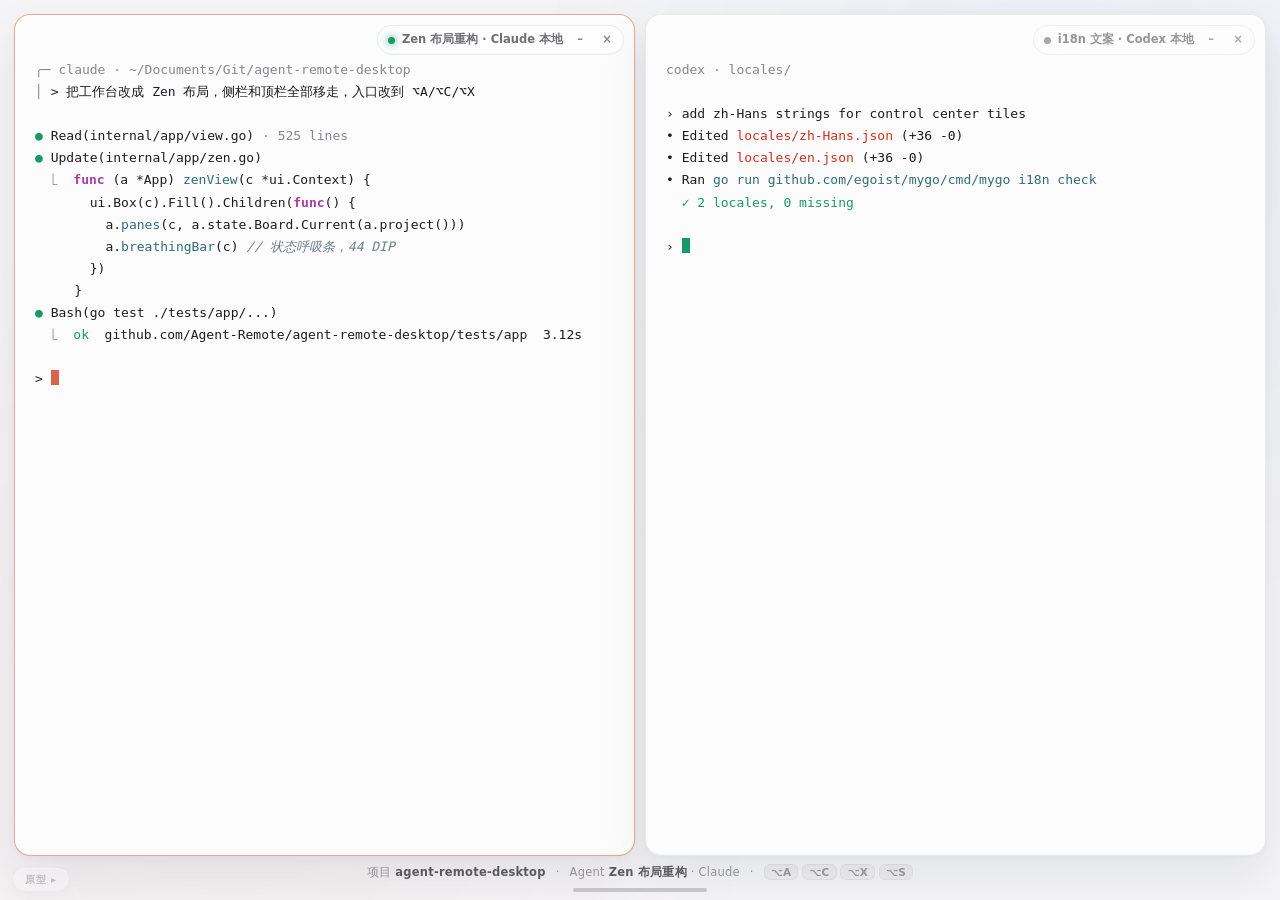
<file: docs/agent-remote-desktop-design-spec/prototype-v4/index.html>
<!DOCTYPE html>
<html lang="zh-CN" data-theme="light">
<head>
<meta charset="UTF-8">
<meta name="viewport" content="width=device-width, initial-scale=1.0">
<title>Agent Remote Desktop — 重构高保真原型 v4</title>
<!-- v4 = prototype-v3 tokens + real desktop features + apple-design spring physics.
     Open this file directly; no network or build step. Spec: ../../agent-remote-desktop-redesign.zh-CN.md -->
<link rel="stylesheet" href="tokens.css">
<link rel="stylesheet" href="base.css">
<link rel="stylesheet" href="overlays.css">
<link rel="stylesheet" href="sheets.css">
</head>
<body>
  <div class="ambient" aria-hidden="true">
    <span class="sparkle s1">✦</span><span class="sparkle s2">✧</span><span class="sparkle s3">⋆</span><span class="sparkle s4">✦</span>
  </div>

  <!-- ===== Layer 0: Zen workspace ===== -->
  <main class="workspace" id="workspace">
    <div class="panes" id="panes"></div>
    <footer class="zen-bar" id="zen-bar" title="点击或上拉打开控制中心 (⌥S)">
      <div class="zen-context" id="zen-context"></div>
      <div class="home-indicator"></div>
    </footer>
  </main>

  <!-- ===== Layer 1.1: Agents dock (⌥A) ===== -->
  <section class="layer" id="layer-agents" aria-label="项目 Agent">
    <div class="scrim" data-dismiss></div>
    <div class="dock" id="dock">
      <div class="dock-header" id="dock-header"></div>
      <div class="cards-row" id="cards"></div>
      <div class="grabber-hit" id="dock-grab"><div class="grabber"></div></div>
    </div>
  </section>

  <!-- ===== Layer 1.2: Create Agent wheel (⌥C) ===== -->
  <section class="layer" id="layer-create" aria-label="新建 Agent">
    <div class="radial-stage" data-dismiss>
      <div class="wheel" id="wheel-create">
        <div class="orbit" style="width:248px;height:248px"></div>
        <svg class="wheel-svg" viewBox="0 0 490 490"></svg>
        <div class="hud" id="hud-create"></div>
      </div>
    </div>
  </section>

  <!-- ===== Layer 2: Project wheel (⌥X) ===== -->
  <section class="layer" id="layer-projects" aria-label="切换项目">
    <div class="radial-stage" data-dismiss>
      <div class="wheel" id="wheel-projects">
        <div class="orbit" style="width:272px;height:272px"></div>
        <svg class="wheel-svg" viewBox="0 0 490 490"></svg>
        <div class="hud large" id="hud-projects"></div>
      </div>
      <div class="results" id="results" hidden></div>
    </div>
  </section>

  <!-- ===== Control Center (⌥S) ===== -->
  <section class="layer" id="layer-cc" aria-label="控制中心">
    <div class="scrim" id="cc-scrim" data-dismiss></div>
    <div class="cc" id="cc" role="dialog" aria-modal="true">
      <div class="cc-grab" id="cc-grab"><i></i></div>
      <div class="cc-head" id="cc-head"></div>
      <div class="cc-viewport">
        <div class="cc-page" id="cc-grid"></div>
        <div class="cc-page" id="cc-detail"></div>
      </div>
    </div>
  </section>

  <!-- ===== Confirm dialog ===== -->
  <section class="layer" id="layer-confirm" style="z-index:200">
    <div class="scrim" id="confirm-scrim"></div>
    <div class="dialog-stage"><div class="dialog" id="dialog" role="alertdialog" aria-modal="true"></div></div>
  </section>

  <div class="toast" id="toast" role="status"></div>
  <div class="theme-veil" id="veil"></div>

  <!-- ===== Prototype-only controls (not product UI) ===== -->
  <nav class="proto top-left" id="proto">
    <span class="tag">原型 ▸</span>
    <button data-go="zen">0 Zen (Esc)</button>
    <button data-go="agents">1.1 Agent ⌥A</button>
    <button data-go="create">1.2 新建 ⌥C</button>
    <button data-go="projects">2 项目 ⌥X</button>
    <button data-go="more">2·更多</button>
    <button data-go="cc">控制中心 ⌥S</button>
    <span class="tag">|</span>
    <button data-theme-set="light">☀</button><button data-theme-set="dark">☾</button><button data-theme-set="kawaii">✦</button>
    <label><input type="checkbox" id="rm"> 减弱动效</label>
    <label><input type="checkbox" id="rt"> 降低透明度</label>
  </nav>

<script src="physics.js"></script>
<script src="data.js"></script>
<script src="wheel.js"></script>
<script src="views.js"></script>
<script src="views-cc.js"></script>
<script src="app.js"></script>
</body>
</html>
</file>
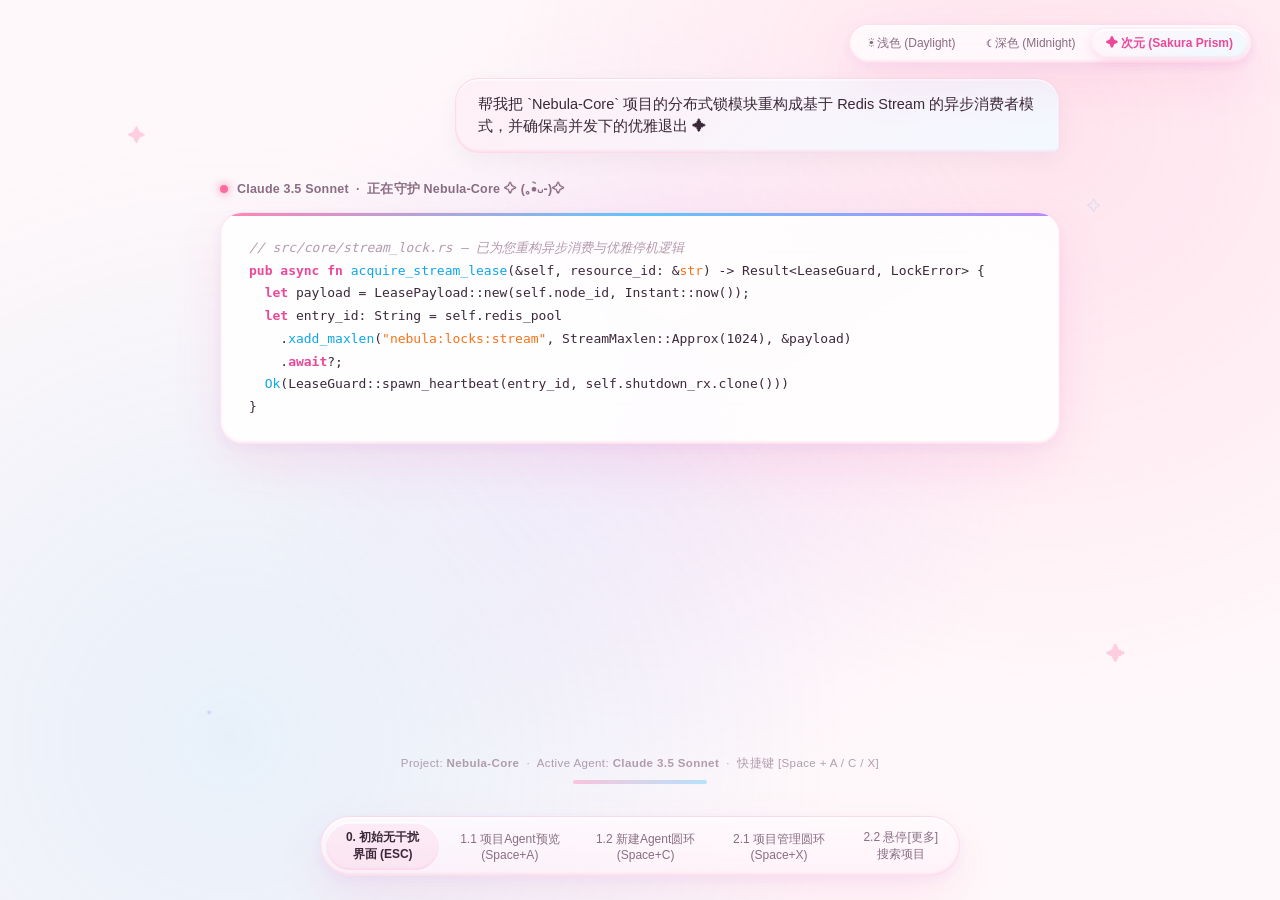
<file: docs/agent-remote-desktop-design-spec/prototype-v3.html>
<!DOCTYPE html>
<html lang="zh-CN" data-theme="kawaii">
<head>
<meta charset="UTF-8">
<meta name="viewport" content="width=device-width, initial-scale=1.0">
<title>Agent OS — Apple HIG 浅色 / 深色 / 次元 三态视觉设计稿</title>
<style>
  /* ================= 1. APPLE HIG 浅色模式 (Daylight Ceramic) ================= */
  :root[data-theme="light"] {
    --bg-canvas: #F5F5F7;
    --bg-mesh-1: rgba(0, 113, 227, 0.045);
    --bg-mesh-2: rgba(217, 101, 72, 0.04);
    --bg-mesh-3: transparent;
    
    --text-primary: #1D1D1F;
    --text-secondary: #6E6E73;
    --text-tertiary: #86868B;

    --glass-dock: rgba(255, 255, 255, 0.72);
    --glass-card: rgba(255, 255, 255, 0.65);
    --glass-card-hover: rgba(255, 255, 255, 0.92);
    --glass-hud: linear-gradient(155deg, rgba(255, 255, 255, 0.92) 0%, rgba(246, 246, 249, 0.85) 100%);
    
    --sector-fill: rgba(255, 255, 255, 0.68);
    --sector-fill-hover: rgba(255, 255, 255, 0.96);
    --sector-stroke: rgba(0, 0, 0, 0.08);
    --sector-stroke-hover: rgba(0, 0, 0, 0.18);
    --wheel-shadow: drop-shadow(0 28px 60px rgba(15, 23, 42, 0.12)) drop-shadow(0 4px 12px rgba(15, 23, 42, 0.06));

    --border-hairline: rgba(0, 0, 0, 0.075);
    --specular-inset: inset 0 1px 0.5px rgba(255, 255, 255, 1), inset 0 -1px 1px rgba(0, 0, 0, 0.03);
    --shadow-elevated: 0 20px 50px rgba(15, 23, 42, 0.08), 0 2px 8px rgba(15, 23, 42, 0.04);

    --code-bg: rgba(255, 255, 255, 0.85);
    --code-preview-bg: rgba(242, 242, 247, 0.8);
    --msg-user-bg: #FFFFFF;
    --pill-bg: rgba(0, 0, 0, 0.045);
    --backdrop-vignette: radial-gradient(circle at center, rgba(245, 245, 247, 0.35) 0%, rgba(229, 229, 234, 0.78) 100%);

    --syn-kw: #AD3DA4;
    --syn-fn: #326D74;
    --syn-str: #D12F1B;
    --syn-cmt: #707F8D;

    --accent-claude: #D96548;
    --accent-codex: #179A66;
    --accent-gemini: #0066CC;
    --accent-custom: #7839EE;
    --kawaii-deco-opacity: 0;
  }

  /* ================= 2. APPLE HIG 深色模式 (Space Black Titanium) ================= */
  :root[data-theme="dark"] {
    --bg-canvas: #09090B;
    --bg-mesh-1: rgba(56, 152, 255, 0.055);
    --bg-mesh-2: rgba(232, 130, 103, 0.045);
    --bg-mesh-3: transparent;

    --text-primary: #F5F5F7;
    --text-secondary: #A1A1A6;
    --text-tertiary: #6E6E73;

    --glass-dock: rgba(22, 22, 26, 0.68);
    --glass-card: rgba(32, 32, 37, 0.58);
    --glass-card-hover: rgba(46, 46, 54, 0.78);
    --glass-hud: linear-gradient(155deg, rgba(38, 39, 46, 0.84) 0%, rgba(20, 20, 25, 0.90) 100%);

    --sector-fill: rgba(30, 31, 37, 0.62);
    --sector-fill-hover: rgba(52, 54, 65, 0.85);
    --sector-stroke: rgba(255, 255, 255, 0.14);
    --sector-stroke-hover: rgba(255, 255, 255, 0.48);
    --wheel-shadow: drop-shadow(0 30px 70px rgba(0, 0, 0, 0.85)) drop-shadow(0 4px 16px rgba(0, 0, 0, 0.5));

    --border-hairline: rgba(255, 255, 255, 0.11);
    --specular-inset: inset 0 1px 0.5px rgba(255, 255, 255, 0.28), inset 0 -1px 2px rgba(0, 0, 0, 0.55);
    --shadow-elevated: 0 24px 60px rgba(0, 0, 0, 0.65), 0 4px 12px rgba(0, 0, 0, 0.4);

    --code-bg: rgba(16, 16, 20, 0.88);
    --code-preview-bg: rgba(9, 9, 12, 0.65);
    --msg-user-bg: rgba(255, 255, 255, 0.06);
    --pill-bg: rgba(255, 255, 255, 0.08);
    --backdrop-vignette: radial-gradient(circle at center, rgba(15, 16, 22, 0.45) 0%, rgba(4, 4, 6, 0.86) 100%);

    --syn-kw: #FF7AB2;
    --syn-fn: #6BDFFF;
    --syn-str: #FF8170;
    --syn-cmt: #7F8C98;

    --accent-claude: #E88267;
    --accent-codex: #34D399;
    --accent-gemini: #47A1FF;
    --accent-custom: #B06BF9;
    --kawaii-deco-opacity: 0;
  }

  /* ================= 3. APPLE × 二次元高定模式 (Sakura Prism / 樱花虹彩亚克力) ================= */
  :root[data-theme="kawaii"] {
    --bg-canvas: #FFF8FA;
    --bg-mesh-1: rgba(255, 120, 175, 0.16);
    --bg-mesh-2: rgba(96, 197, 255, 0.15);
    --bg-mesh-3: rgba(184, 136, 255, 0.13);

    --text-primary: #3B2838;
    --text-secondary: #8A6D83;
    --text-tertiary: #B599AE;

    --glass-dock: linear-gradient(180deg, rgba(255, 250, 253, 0.82) 0%, rgba(255, 240, 247, 0.68) 100%);
    --glass-card: rgba(255, 255, 255, 0.72);
    --glass-card-hover: rgba(255, 255, 255, 0.95);
    --glass-hud: linear-gradient(145deg, rgba(255, 255, 255, 0.95) 0%, rgba(255, 240, 248, 0.88) 55%, rgba(240, 249, 255, 0.90) 100%);

    --sector-fill: rgba(255, 255, 255, 0.74);
    --sector-fill-hover: rgba(255, 255, 255, 0.98);
    --sector-stroke: rgba(255, 145, 190, 0.32);
    --sector-stroke-hover: rgba(255, 105, 165, 0.75);
    --wheel-shadow: drop-shadow(0 26px 55px rgba(236, 72, 153, 0.16)) drop-shadow(0 6px 18px rgba(96, 165, 250, 0.12));

    --border-hairline: rgba(255, 140, 185, 0.24);
    --specular-inset: inset 0 1.5px 1px rgba(255, 255, 255, 1), inset 0 -1.5px 2px rgba(255, 140, 185, 0.18);
    --shadow-elevated: 0 20px 50px rgba(236, 72, 153, 0.11), 0 4px 14px rgba(139, 92, 246, 0.06);

    --code-bg: rgba(255, 255, 255, 0.88);
    --code-preview-bg: rgba(255, 242, 248, 0.75);
    --msg-user-bg: linear-gradient(135deg, #FFF0F6 0%, #F3F8FF 100%);
    --pill-bg: rgba(255, 120, 175, 0.10);
    --backdrop-vignette: radial-gradient(circle at center, rgba(255, 248, 250, 0.3) 0%, rgba(255, 228, 240, 0.72) 100%);

    --syn-kw: #EC4899;
    --syn-fn: #0EA5E9;
    --syn-str: #F97316;
    --syn-cmt: #B599AE;

    --accent-claude: #FF6B9E;
    --accent-codex: #10B981;
    --accent-gemini: #38BDF8;
    --accent-custom: #A855F7;
    --kawaii-deco-opacity: 1;
  }

  * { box-sizing: border-box; margin: 0; padding: 0; user-select: none; -webkit-font-smoothing: antialiased; }
  
  body {
    background-color: var(--bg-canvas);
    color: var(--text-primary);
    font-family: -apple-system, BlinkMacSystemFont, "SF Pro Rounded", "SF Pro Display", "Hiragino Sans", "PingFang SC", sans-serif;
    height: 100vh;
    overflow: hidden;
    position: relative;
    transition: background-color 0.45s cubic-bezier(0.22, 1, 0.36, 1), color 0.3s ease;
  }

  /* ================= 二次元模式专属：极简背景星芒微粒与全息星轨装饰 ================= */
  .kawaii-ambient-sparkles {
    position: fixed;
    inset: 0;
    pointer-events: none;
    opacity: var(--kawaii-deco-opacity);
    transition: opacity 0.5s ease;
    z-index: 1;
    overflow: hidden;
  }
  .sparkle {
    position: absolute;
    color: var(--accent-claude);
    opacity: 0.35;
    font-size: 16px;
    animation: floatSparkle 6s infinite ease-in-out;
  }
  .sparkle.s1 { top: 14%; left: 10%; font-size: 18px; color: #FF85B3; animation-delay: 0s; }
  .sparkle.s2 { top: 22%; right: 14%; font-size: 14px; color: #60C5FF; animation-delay: 1.5s; }
  .sparkle.s3 { bottom: 20%; left: 16%; font-size: 15px; color: #B888FF; animation-delay: 3s; }
  .sparkle.s4 { bottom: 26%; right: 12%; font-size: 20px; color: #FF85B3; animation-delay: 2s; }
  @keyframes floatSparkle {
    0%, 100% { transform: translateY(0) scale(1) rotate(0deg); opacity: 0.25; }
    50% { transform: translateY(-10px) scale(1.15) rotate(12deg); opacity: 0.55; }
  }

  /* ================= 右上角：Apple 三态主题切换器 ================= */
  .theme-toggle-bar {
    position: fixed;
    top: 24px;
    right: 28px;
    z-index: 10000;
    display: flex;
    gap: 2px;
    background: var(--glass-card);
    backdrop-filter: blur(35px) saturate(200%);
    -webkit-backdrop-filter: blur(35px) saturate(200%);
    padding: 4px;
    border-radius: 999px;
    border: 1px solid var(--border-hairline);
    box-shadow: var(--specular-inset), var(--shadow-elevated);
    transition: all 0.3s ease;
  }
  .theme-btn {
    border: none;
    background: transparent;
    color: var(--text-secondary);
    font-size: 12px;
    font-weight: 500;
    padding: 6px 14px;
    border-radius: 999px;
    cursor: pointer;
    display: flex;
    align-items: center;
    gap: 5px;
    transition: all 0.25s cubic-bezier(0.2, 0.8, 0.2, 1);
  }
  .theme-btn:hover { color: var(--text-primary); }
  .theme-btn.active {
    background: var(--bg-canvas);
    color: var(--text-primary);
    font-weight: 600;
    box-shadow: 0 2px 10px rgba(0,0,0,0.08), var(--specular-inset);
  }
  :root[data-theme="kawaii"] .theme-btn.active {
    background: linear-gradient(135deg, #FFF5F9 0%, #F0F9FF 100%);
    color: #EC4899;
    box-shadow: 0 3px 12px rgba(236, 72, 153, 0.18), var(--specular-inset);
  }

  /* ================= 底部：交互状态演示导览栏 ================= */
  .prototype-switcher {
    position: fixed;
    bottom: 24px;
    left: 50%;
    transform: translateX(-50%);
    z-index: 9999;
    display: flex;
    gap: 6px;
    background: var(--glass-dock);
    backdrop-filter: blur(40px) saturate(200%);
    -webkit-backdrop-filter: blur(40px) saturate(200%);
    padding: 5px;
    border-radius: 999px;
    border: 1px solid var(--border-hairline);
    box-shadow: var(--specular-inset), var(--shadow-elevated);
  }
  .prototype-switcher button {
    background: transparent;
    border: none;
    color: var(--text-secondary);
    padding: 7px 15px;
    border-radius: 999px;
    font-size: 12px;
    font-weight: 500;
    cursor: pointer;
    transition: all 0.25s cubic-bezier(0.2, 0.8, 0.2, 1);
  }
  .prototype-switcher button:hover { color: var(--text-primary); }
  .prototype-switcher button.active {
    background: var(--pill-bg);
    color: var(--text-primary);
    box-shadow: var(--specular-inset);
    font-weight: 600;
  }

  /* ================= 状态 0: 全屏无干扰工作区 (Zen Workspace) ================= */
  .workspace {
    width: 100vw;
    height: 100vh;
    padding: 6vh 12vw;
    display: flex;
    flex-direction: column;
    justify-content: space-between;
    position: relative;
    z-index: 2;
    transition: transform 0.55s cubic-bezier(0.19, 1, 0.22, 1), filter 0.55s cubic-bezier(0.19, 1, 0.22, 1);
    background: 
      radial-gradient(circle at 82% 14%, var(--bg-mesh-1), transparent 45%),
      radial-gradient(circle at 18% 82%, var(--bg-mesh-2), transparent 48%),
      radial-gradient(circle at 50% 45%, var(--bg-mesh-3), transparent 50%);
  }
  .workspace.scaled-down {
    transform: scale(0.935) translateY(36px);
    filter: blur(18px) saturate(140%);
    opacity: 0.75;
  }
  .workspace.blurred {
    transform: scale(0.965);
    filter: blur(30px) saturate(160%);
    opacity: 0.65;
  }

  .code-stream {
    max-width: 840px;
    margin: 24px auto 0;
    width: 100%;
    display: flex;
    flex-direction: column;
    gap: 28px;
  }
  .msg-user {
    align-self: flex-end;
    background: var(--msg-user-bg);
    border: 1px solid var(--border-hairline);
    box-shadow: var(--specular-inset), 0 8px 24px rgba(0, 0, 0, 0.04);
    padding: 14px 22px;
    border-radius: 24px 24px 6px 24px;
    font-size: 14.5px;
    line-height: 1.55;
    color: var(--text-primary);
    max-width: 72%;
  }
  .msg-agent {
    display: flex;
    flex-direction: column;
    gap: 14px;
  }
  .agent-header {
    display: flex;
    align-items: center;
    gap: 9px;
    font-size: 12.5px;
    font-weight: 600;
    color: var(--text-secondary);
    letter-spacing: 0.2px;
  }
  .dot-claude {
    width: 8px; height: 8px; border-radius: 50%;
    background: var(--accent-claude);
    box-shadow: 0 0 10px var(--accent-claude);
  }
  
  .code-box {
    background: var(--code-bg);
    backdrop-filter: blur(25px);
    border: 1px solid var(--border-hairline);
    box-shadow: var(--specular-inset), var(--shadow-elevated);
    border-radius: 22px;
    padding: 24px 28px;
    font-family: "SF Mono", "JetBrains Mono", Menlo, monospace;
    font-size: 13px;
    line-height: 1.75;
    color: var(--text-primary);
    position: relative;
    overflow: hidden;
  }
  .code-box::before {
    content: "";
    position: absolute;
    top: 0; left: 0; right: 0;
    height: 3px;
    background: linear-gradient(90deg, #FF85B3, #60C5FF, #B888FF);
    opacity: var(--kawaii-deco-opacity);
    transition: opacity 0.3s;
  }

  .kw { color: var(--syn-kw); font-weight: 600; }
  .fn { color: var(--syn-fn); font-weight: 500; }
  .str { color: var(--syn-str); }
  .cmt { color: var(--syn-cmt); font-style: italic; }

  .zen-footer {
    text-align: center;
    padding-bottom: 62px;
    opacity: 0.65;
    transition: opacity 0.3s;
  }
  .zen-footer:hover { opacity: 1; }
  .zen-context { font-size: 11.5px; letter-spacing: 0.4px; color: var(--text-secondary); margin-bottom: 9px; }
  .home-indicator {
    width: 134px; height: 4.5px;
    background: var(--text-tertiary);
    opacity: 0.4;
    border-radius: 99px;
    margin: 0 auto;
  }
  :root[data-theme="kawaii"] .home-indicator {
    background: linear-gradient(90deg, #FF85B3, #60C5FF);
    opacity: 0.65;
  }

  /* ================= 通用空间玻璃遮罩层 ================= */
  .overlay-layer {
    position: fixed;
    inset: 0;
    pointer-events: none;
    opacity: 0;
    transition: opacity 0.35s cubic-bezier(0.22, 1, 0.36, 1);
    z-index: 100;
  }
  .overlay-layer.active {
    pointer-events: auto;
    opacity: 1;
  }

  /* ================= 状态 1.1: 顶部多 Agent 预览抽屉 (Space + A) ================= */
  .top-mission-dock {
    position: absolute;
    top: 0;
    left: 0;
    right: 0;
    height: 320px;
    background: var(--glass-dock);
    backdrop-filter: blur(60px) saturate(220%);
    -webkit-backdrop-filter: blur(60px) saturate(220%);
    border-bottom: 1px solid var(--border-hairline);
    box-shadow: var(--specular-inset), var(--shadow-elevated);
    transform: translateY(-102%);
    transition: transform 0.5s cubic-bezier(0.19, 1, 0.22, 1);
    display: flex;
    flex-direction: column;
    justify-content: center;
    padding: 12px 7vw 0;
  }
  .overlay-layer.active .top-mission-dock {
    transform: translateY(0);
  }
  .dock-header {
    display: flex;
    justify-content: space-between;
    align-items: center;
    margin-bottom: 18px;
    font-size: 12px;
    font-weight: 600;
    letter-spacing: 0.4px;
    color: var(--text-secondary);
    max-width: 1020px;
  }
  .agent-cards-row {
    display: flex;
    gap: 22px;
    align-items: center;
    max-width: 1020px;
  }
  .agent-card {
    flex: 1;
    height: 188px;
    background: var(--glass-card);
    backdrop-filter: blur(40px);
    border-radius: 22px;
    border: 1px solid var(--border-hairline);
    box-shadow: var(--specular-inset), var(--shadow-elevated);
    padding: 16px 18px;
    display: flex;
    flex-direction: column;
    justify-content: space-between;
    cursor: pointer;
    transition: all 0.32s cubic-bezier(0.34, 1.56, 0.64, 1);
    position: relative;
  }
  .agent-card:hover, .agent-card.active-card {
    transform: translateY(-7px) scale(1.03);
    background: var(--glass-card-hover);
    border-color: var(--sector-stroke-hover);
  }
  .agent-card:active {
    transform: translateY(-2px) scale(0.98);
  }
  .card-top {
    display: flex;
    justify-content: space-between;
    align-items: center;
    font-size: 13px;
    font-weight: 600;
    color: var(--text-primary);
  }
  .status-pill {
    font-size: 11px;
    font-weight: 600;
    color: var(--text-secondary);
    padding: 3px 10px;
    border-radius: 99px;
    background: var(--pill-bg);
    border: 1px solid var(--border-hairline);
    display: flex;
    align-items: center;
    gap: 6px;
  }
  .pulse {
    width: 6.5px; height: 6.5px; border-radius: 50%;
    background: var(--accent-codex);
    box-shadow: 0 0 8px var(--accent-codex);
  }
  .pulse.thinking {
    background: var(--accent-claude);
    box-shadow: 0 0 10px var(--accent-claude);
    animation: blink 1.2s infinite ease-in-out;
  }
  @keyframes blink { 0%, 100% { opacity: 1; } 50% { opacity: 0.3; } }

  .card-preview {
    background: var(--code-preview-bg);
    border-radius: 14px;
    height: 92px;
    padding: 10px 12px;
    font-family: "SF Mono", monospace;
    font-size: 10.5px;
    color: var(--text-secondary);
    border: 1px solid var(--border-hairline);
    overflow: hidden;
    line-height: 1.55;
  }
  .card-footer {
    font-size: 11px;
    color: var(--text-tertiary);
    display: flex;
    justify-content: space-between;
    font-weight: 500;
  }

  /* ================= 状态 1.2 & 状态 2: 圆环径向菜单中心容器 ================= */
  .radial-center-stage {
    width: 100vw;
    height: 100vh;
    display: flex;
    align-items: center;
    justify-content: center;
    background: var(--backdrop-vignette);
    backdrop-filter: blur(14px);
  }

  /* 遵循 apple-design Skill: 严禁从 scale(0) 弹出，从 0.92 开始弹簧展开 */
  .radial-wheel {
    position: relative;
    width: 490px;
    height: 490px;
    display: flex;
    align-items: center;
    justify-content: center;
    transform: scale(0.92);
    transition: transform 0.42s cubic-bezier(0.22, 1, 0.36, 1);
  }
  .overlay-layer.active .radial-wheel {
    transform: scale(1);
  }

  /* 二次元模式专属：中心星轨魔法刻度环 (Starlight Orbit Ring) */
  .kawaii-orbit-ring {
    position: absolute;
    width: 248px;
    height: 248px;
    border-radius: 50%;
    border: 1.5px dashed rgba(255, 115, 175, 0.45);
    pointer-events: none;
    opacity: var(--kawaii-deco-opacity);
    animation: spinOrbit 28s linear infinite;
    z-index: 5;
  }
  .kawaii-orbit-ring.large {
    width: 272px;
    height: 272px;
  }
  @keyframes spinOrbit {
    from { transform: rotate(0deg); }
    to { transform: rotate(360deg); }
  }

  /* SVG 镜面玻璃扇区样式 */
  .wheel-svg {
    position: absolute;
    inset: 0;
    width: 100%;
    height: 100%;
    overflow: visible;
    filter: var(--wheel-shadow);
    transition: filter 0.3s ease;
  }
  .sector-path {
    fill: var(--sector-fill);
    stroke: var(--sector-stroke);
    stroke-width: 1.35px;
    cursor: pointer;
    transition: all 0.25s cubic-bezier(0.22, 1, 0.36, 1);
    transform-origin: 245px 245px;
  }
  .sector-path:hover, .sector-path.hovered {
    fill: var(--sector-fill-hover);
    stroke: var(--sector-stroke-hover);
    stroke-width: 1.8px;
    transform: scale(1.038);
  }
  .sector-path:active {
    transform: scale(0.985);
  }
  .sector-claude:hover { stroke: var(--accent-claude); }
  .sector-codex:hover { stroke: var(--accent-codex); }
  .sector-gemini:hover { stroke: var(--accent-gemini); }
  .sector-custom:hover { stroke: var(--accent-custom); }

  /* 扇区文字标签 */
  .wheel-label {
    position: absolute;
    pointer-events: none;
    display: flex;
    flex-direction: column;
    align-items: center;
    gap: 4px;
    text-align: center;
  }
  .wheel-label .title { font-size: 13.5px; font-weight: 600; color: var(--text-primary); letter-spacing: 0.2px; }
  .wheel-label .sub { font-size: 11px; color: var(--text-secondary); font-weight: 500; }
  .wheel-label .badge {
    font-size: 10px;
    font-weight: 600;
    padding: 2px 8px;
    border-radius: 99px;
    background: var(--pill-bg);
    border: 1px solid var(--border-hairline);
    color: var(--text-secondary);
  }

  /* 中心全息详情圆盘 (Apple VisionOS Glass Puck) */
  .center-hud {
    position: relative;
    z-index: 10;
    width: 214px;
    height: 214px;
    border-radius: 50%;
    background: var(--glass-hud);
    backdrop-filter: blur(50px) saturate(210%);
    -webkit-backdrop-filter: blur(50px) saturate(210%);
    border: 1px solid var(--border-hairline);
    box-shadow: var(--specular-inset), var(--shadow-elevated);
    display: flex;
    flex-direction: column;
    align-items: center;
    justify-content: center;
    padding: 24px;
    text-align: center;
    transition: all 0.3s ease;
  }
  .hud-large {
    width: 240px;
    height: 240px;
  }
  .hud-tag {
    font-size: 10px;
    font-weight: 700;
    text-transform: uppercase;
    letter-spacing: 1.2px;
    color: var(--text-tertiary);
    margin-bottom: 6px;
  }
  .hud-title {
    font-size: 18px;
    font-weight: 700;
    color: var(--text-primary);
    margin-bottom: 7px;
    letter-spacing: -0.2px;
  }
  .hud-path {
    font-family: "SF Mono", monospace;
    font-size: 11px;
    color: var(--text-secondary);
    background: var(--pill-bg);
    padding: 4px 10px;
    border-radius: 9px;
    margin-bottom: 10px;
    border: 1px solid var(--border-hairline);
  }
  .hud-meta {
    display: flex;
    gap: 8px;
    font-size: 11px;
    color: var(--text-secondary);
    align-items: center;
  }
  .git-pill {
    background: var(--pill-bg);
    border: 1px solid var(--border-hairline);
    color: var(--accent-claude);
    font-weight: 600;
    padding: 2px 10px;
    border-radius: 99px;
  }

  /* 搜索状态下的中心 HUD */
  .search-input-box {
    width: 100%;
    background: var(--code-preview-bg);
    border: 1px solid var(--border-hairline);
    box-shadow: inset 0 1px 2px rgba(0,0,0,0.04);
    border-radius: 99px;
    padding: 7px 14px;
    color: var(--text-primary);
    font-size: 12px;
    outline: none;
    margin: 6px 0 10px;
    text-align: center;
  }
  .open-folder-btn {
    font-size: 11px;
    font-weight: 600;
    color: var(--text-primary);
    background: var(--pill-bg);
    border: 1px solid var(--border-hairline);
    box-shadow: var(--specular-inset);
    padding: 5px 14px;
    border-radius: 99px;
    cursor: pointer;
    transition: transform 0.15s ease;
  }
  .open-folder-btn:hover { transform: scale(1.05); }
</style>
</head>
<body>

  <!-- 二次元模式专属：极简微光星芒环境层 -->
  <div class="kawaii-ambient-sparkles">
    <span class="sparkle s1">✦</span>
    <span class="sparkle s2">✧</span>
    <span class="sparkle s3">⋆</span>
    <span class="sparkle s4">✦</span>
  </div>

  <!-- ================= 右上角：Apple 浅色 / 深色 / 次元 三态切换开关 ================= -->
  <div class="theme-toggle-bar">
    <button class="theme-btn" id="theme-light" onclick="setTheme('light')">☀ 浅色 (Daylight)</button>
    <button class="theme-btn" id="theme-dark" onclick="setTheme('dark')">☾ 深色 (Midnight)</button>
    <button class="theme-btn active" id="theme-kawaii" onclick="setTheme('kawaii')">✦ 次元 (Sakura Prism)</button>
  </div>

  <!-- ================= 状态 0: 全屏无干扰工作区 (基底) ================= -->
  <main class="workspace" id="workspace">
    <div class="code-stream">
      <div class="msg-user">
        帮我把 `Nebula-Core` 项目的分布式锁模块重构成基于 Redis Stream 的异步消费者模式，并确保高并发下的优雅退出 ✦
      </div>
      <div class="msg-agent">
        <div class="agent-header">
          <span class="dot-claude"></span>
          <span id="agent-greeting">Claude 3.5 Sonnet &nbsp;·&nbsp; 正在守护 Nebula-Core ✧ (｡•̀ᴗ-)✧</span>
        </div>
        <div class="code-box">
          <div class="cmt">// src/core/stream_lock.rs — 已为您重构异步消费与优雅停机逻辑</div>
          <div><span class="kw">pub async fn</span> <span class="fn">acquire_stream_lease</span>(&amp;self, resource_id: &amp;<span class="str">str</span>) -&gt; Result&lt;LeaseGuard, LockError&gt; {</div>
          <div>&nbsp;&nbsp;<span class="kw">let</span> payload = LeasePayload::new(self.node_id, Instant::now());</div>
          <div>&nbsp;&nbsp;<span class="kw">let</span> entry_id: String = self.redis_pool</div>
          <div>&nbsp;&nbsp;&nbsp;&nbsp;.<span class="fn">xadd_maxlen</span>(<span class="str">"nebula:locks:stream"</span>, StreamMaxlen::Approx(1024), &amp;payload)</div>
          <div>&nbsp;&nbsp;&nbsp;&nbsp;.<span class="kw">await</span>?;</div>
          <div>&nbsp;&nbsp;<span class="fn">Ok</span>(LeaseGuard::spawn_heartbeat(entry_id, self.shutdown_rx.clone()))</div>
          <div>}</div>
        </div>
      </div>
    </div>

    <div class="zen-footer">
      <div class="zen-context">Project: <strong>Nebula-Core</strong> &nbsp;·&nbsp; Active Agent: <strong>Claude 3.5 Sonnet</strong> &nbsp;·&nbsp; 快捷键 [Space + A / C / X]</div>
      <div class="home-indicator"></div>
    </div>
  </main>

  <!-- ================= 状态 1.1: 顶部多 Agent 预览抽屉 (Space + A) ================= -->
  <section class="overlay-layer" id="layer-agents">
    <div class="top-mission-dock">
      <div class="dock-header">
        <span>✦ [SPACE + A] &nbsp;PROJECT: <strong>NEBULA-CORE</strong> — 3 ACTIVE AGENTS</span>
        <span>松开 Space + A 或点击卡片即刻切入</span>
      </div>
      <div class="agent-cards-row">
        <div class="agent-card active-card" onclick="switchView('zen')">
          <div class="card-top">
            <span style="color: var(--accent-claude);">✦ Claude 3.5 Sonnet</span>
            <span class="status-pill"><span class="pulse"></span> 待命就绪</span>
          </div>
          <div class="card-preview">
            &gt; refactoring stream_lock.rs<br>
            + pub async fn acquire_stream_lease()<br>
            ✓ All 42 unit tests passed (18ms) ♪
          </div>
          <div class="card-footer">
            <span>Core / Redis Lock</span>
            <span>刚刚活跃</span>
          </div>
        </div>

        <div class="agent-card" onclick="switchView('zen')">
          <div class="card-top">
            <span style="color: var(--accent-codex);">✦ OpenAI Codex</span>
            <span class="status-pill"><span class="pulse thinking"></span> 咏唱生成中...</span>
          </div>
          <div class="card-preview">
            &gt; Generating gRPC protobuf definitions...<br>
            message LeaseRequest {<br>
            &nbsp;&nbsp;string resource_uuid = 1;<br>
            }
          </div>
          <div class="card-footer">
            <span>API / Protobuf</span>
            <span>耗时 4.2s</span>
          </div>
        </div>

        <div class="agent-card" onclick="switchView('zen')">
          <div class="card-top">
            <span style="color: var(--accent-gemini);">✦ Gemini 2.5 Pro</span>
            <span class="status-pill"><span class="pulse"></span> 等待指令</span>
          </div>
          <div class="card-preview">
            ? 允许执行: cargo bench --bench lock<br>
            [Y/n] Waiting for master permission...
          </div>
          <div class="card-footer">
            <span>Benchmark 压测</span>
            <span>3分钟前</span>
          </div>
        </div>
      </div>
    </div>
  </section>

  <!-- ================= 状态 1.2: 新建 Agent 4扇区圆环 (Space + C) ================= -->
  <section class="overlay-layer" id="layer-create">
    <div class="radial-center-stage">
      <div class="radial-wheel" id="wheel-create">
        <div class="kawaii-orbit-ring"></div>
        <svg class="wheel-svg" viewBox="0 0 490 490" id="svg-create"></svg>
        <div class="center-hud" id="hud-create">
          <div class="hud-tag">✦ SPACE + C ✦</div>
          <div class="hud-title" id="create-title">新建 Agent</div>
          <div class="hud-path" id="create-desc">滑动鼠标选择模型契约</div>
          <div class="hud-meta" id="create-meta">当前所属: Nebula-Core</div>
        </div>
      </div>
    </div>
  </section>

  <!-- ================= 状态 2: 项目管理 8扇区圆环 (Space + X) ================= -->
  <section class="overlay-layer" id="layer-projects">
    <div class="radial-center-stage">
      <div class="radial-wheel" id="wheel-projects">
        <div class="kawaii-orbit-ring large"></div>
        <svg class="wheel-svg" viewBox="0 0 490 490" id="svg-projects"></svg>
        <div class="center-hud hud-large" id="hud-projects"></div>
      </div>
    </div>
  </section>

  <!-- 底部演示切换导航栏 -->
  <nav class="prototype-switcher">
    <button class="active" id="btn-zen" onclick="switchView('zen')">0. 初始无干扰界面 (ESC)</button>
    <button id="btn-agents" onclick="switchView('agents')">1.1 项目Agent预览 (Space+A)</button>
    <button id="btn-create" onclick="switchView('create')">1.2 新建Agent圆环 (Space+C)</button>
    <button id="btn-projects" onclick="switchView('projects')">2.1 项目管理圆环 (Space+X)</button>
    <button id="btn-more" onclick="switchView('more')">2.2 悬停[更多]搜索项目</button>
  </nav>

<script>
  // 切换浅色 / 深色 / 次元 三种主题
  function setTheme(theme) {
    document.documentElement.setAttribute('data-theme', theme);
    document.getElementById('theme-light').classList.toggle('active', theme === 'light');
    document.getElementById('theme-dark').classList.toggle('active', theme === 'dark');
    document.getElementById('theme-kawaii').classList.toggle('active', theme === 'kawaii');

    const greeting = document.getElementById('agent-greeting');
    if (theme === 'kawaii') {
      greeting.innerHTML = 'Claude 3.5 Sonnet &nbsp;·&nbsp; 正在守护 Nebula-Core ✧ (｡•̀ᴗ-)✧';
    } else {
      greeting.innerHTML = 'Claude 3.5 Sonnet &nbsp;·&nbsp; 正在守护 Nebula-Core';
    }
  }

  // 极坐标生成高精密环形扇区
  function polarToCartesian(cx, cy, r, angleInDegrees) {
    const angleInRadians = (angleInDegrees - 90) * Math.PI / 180.0;
    return {
      x: cx + (r * Math.cos(angleInRadians)),
      y: cy + (r * Math.sin(angleInRadians))
    };
  }

  function createAnnularSectorPath(cx, cy, rInner, rOuter, startAngle, endAngle) {
    const p1 = polarToCartesian(cx, cy, rOuter, endAngle);
    const p2 = polarToCartesian(cx, cy, rOuter, startAngle);
    const p3 = polarToCartesian(cx, cy, rInner, startAngle);
    const p4 = polarToCartesian(cx, cy, rInner, endAngle);
    const largeArcFlag = endAngle - startAngle <= 180 ? "0" : "1";

    return [
      "M", p1.x, p1.y,
      "A", rOuter, rOuter, 0, largeArcFlag, 0, p2.x, p2.y,
      "L", p3.x, p3.y,
      "A", rInner, rInner, 0, largeArcFlag, 1, p4.x, p4.y,
      "Z"
    ].join(" ");
  }

  // 初始化 Space + C (4扇区创建 Agent 圆环)
  const createModels = [
    { name: "Claude 3.5", sub: "架构与深度编码", cls: "sector-claude", desc: "Anthropic 旗舰 · 200K 上下文", colorVar: "var(--accent-claude)" },
    { name: "Codex", sub: "极速补全与脚本", cls: "sector-codex", desc: "OpenAI o3-mini / Codex 引擎", colorVar: "var(--accent-codex)" },
    { name: "Gemini Pro", sub: "超长上下文分析", cls: "sector-gemini", desc: "Google 2M Token 全库扫描", colorVar: "var(--accent-gemini)" },
    { name: "Local / MCP", sub: "私有与自定义模型", cls: "sector-custom", desc: "Ollama / DeepSeek 本地连接", colorVar: "var(--accent-custom)" }
  ];

  const svgCreate = document.getElementById('svg-create');
  const wheelCreate = document.getElementById('wheel-create');

  createModels.forEach((m, i) => {
    const startAngle = i * 90 - 45 + 2;
    const endAngle = (i + 1) * 90 - 45 - 2;
    const pathData = createAnnularSectorPath(245, 245, 115, 220, startAngle, endAngle);

    const path = document.createElementNS("http://www.w3.org/2000/svg", "path");
    path.setAttribute("d", pathData);
    path.setAttribute("class", `sector-path ${m.cls}`);
    
    path.addEventListener('mouseenter', () => {
      const titleEl = document.getElementById('create-title');
      titleEl.innerText = m.name;
      titleEl.style.color = m.colorVar;
      document.getElementById('create-desc').innerText = m.sub;
      document.getElementById('create-meta').innerText = m.desc;
    });
    path.addEventListener('click', () => switchView('zen'));
    svgCreate.appendChild(path);

    const midAngle = (startAngle + endAngle) / 2;
    const labelPos = polarToCartesian(245, 245, 168, midAngle);
    const label = document.createElement('div');
    label.className = 'wheel-label';
    label.style.left = `${labelPos.x}px`;
    label.style.top = `${labelPos.y}px`;
    label.style.transform = 'translate(-50%, -50%)';
    label.innerHTML = `<span class="title">${m.name}</span><span class="sub">${m.sub}</span>`;
    wheelCreate.appendChild(label);
  });

  // 初始化 Space + X (8扇区项目管理圆环)
  const projectsData = [
    { name: "··· 更多", badge: "Search / Open", isMore: true },
    { name: "Nebula-Core", badge: "🦀 Rust · 3 AI", path: "~/dev/nebula-core", branch: "⎇ feat/redis-lock", lastAgent: "Claude 3.5 Sonnet", lang: "Rust" },
    { name: "Kawaii-UI", badge: "🌸 Vue · 2 AI", path: "~/work/sakura-prism-ui", branch: "⎇ main (clean)", lastAgent: "Codex", lang: "TypeScript" },
    { name: "Quant-Bot", badge: "🐍 Py · 1 AI", path: "~/quant/alpha-engine", branch: "⎇ backtest-v4", lastAgent: "Gemini 2.5 Pro", lang: "Python" },
    { name: "Hyper-Gate", badge: "🐹 Go · 2 AI", path: "~/infra/hyper-gateway", branch: "⎇ fix/rate-limit", lastAgent: "Claude 3.5 Sonnet", lang: "Go" },
    { name: "iOS-Client", badge: "🕊️ Swift · 1 AI", path: "~/mobile/VisionApp", branch: "⎇ spatial-audio", lastAgent: "Claude 3.5 Sonnet", lang: "Swift" },
    { name: "Kernel-Lab", badge: "⚙️ C++ · 0 AI", path: "~/os/kernel-lab", branch: "⎇ master", lastAgent: "无 (点击新建空白态)", lang: "C++" },
    { name: "Docs-Wiki", badge: "📝 MD · 1 AI", path: "~/docs/architecture", branch: "⎇ draft-2026", lastAgent: "Codex", lang: "Markdown" }
  ];

  const svgProjects = document.getElementById('svg-projects');
  const wheelProjects = document.getElementById('wheel-projects');
  const hudProjects = document.getElementById('hud-projects');
  const projectPaths = [];

  function renderProjectHud(proj) {
    if (proj.isMore) {
      hudProjects.innerHTML = `
        <div class="hud-tag">✦ SPACE + X · SPOTLIGHT ✦</div>
        <div class="hud-title" style="font-size:15px;">搜索或打开项目</div>
        <input type="text" class="search-input-box" placeholder="输入项目名或路径..." value="kawaii" />
        <button class="open-folder-btn" onclick="switchView('zen')">+ 打开本地文件夹...</button>
      `;
    } else {
      hudProjects.innerHTML = `
        <div class="hud-tag">✦ ${proj.lang} PROJECT (SPACE+X) ✦</div>
        <div class="hud-title">${proj.name}</div>
        <div class="hud-path">${proj.path}</div>
        <div class="hud-meta" style="margin-bottom:7px;">
          <span class="git-pill">${proj.branch}</span>
        </div>
        <div style="font-size:11px; color:var(--text-tertiary);">上次驻留: <strong style="color:var(--text-primary);">${proj.lastAgent}</strong></div>
      `;
    }
  }

  projectsData.forEach((p, i) => {
    const step = 360 / 8;
    const startAngle = i * step - (step / 2) + 1.5;
    const endAngle = (i + 1) * step - (step / 2) - 1.5;
    const pathData = createAnnularSectorPath(245, 245, 126, 232, startAngle, endAngle);

    const path = document.createElementNS("http://www.w3.org/2000/svg", "path");
    path.setAttribute("d", pathData);
    path.setAttribute("class", "sector-path");
    
    path.addEventListener('mouseenter', () => {
      projectPaths.forEach(el => el.classList.remove('hovered'));
      path.classList.add('hovered');
      renderProjectHud(p);
    });
    path.addEventListener('click', () => {
      if (!p.isMore) switchView('zen');
    });

    svgProjects.appendChild(path);
    projectPaths.push(path);

    const midAngle = (startAngle + endAngle) / 2;
    const labelPos = polarToCartesian(245, 245, 180, midAngle);
    const label = document.createElement('div');
    label.className = 'wheel-label';
    label.style.left = `${labelPos.x}px`;
    label.style.top = `${labelPos.y}px`;
    label.style.transform = 'translate(-50%, -50%)';
    label.innerHTML = `<span class="title" style="font-size:13px;">${p.name}</span><span class="badge">${p.badge}</span>`;
    wheelProjects.appendChild(label);
  });

  // 界面状态切换机
  function switchView(mode) {
    const ws = document.getElementById('workspace');
    const lAgents = document.getElementById('layer-agents');
    const lCreate = document.getElementById('layer-create');
    const lProjects = document.getElementById('layer-projects');

    ws.className = 'workspace';
    lAgents.classList.remove('active');
    lCreate.classList.remove('active');
    lProjects.classList.remove('active');
    document.querySelectorAll('.prototype-switcher button').forEach(b => b.classList.remove('active'));

    if (mode === 'zen') {
      document.getElementById('btn-zen').classList.add('active');
    } else if (mode === 'agents') {
      ws.classList.add('scaled-down');
      lAgents.classList.add('active');
      document.getElementById('btn-agents').classList.add('active');
    } else if (mode === 'create') {
      ws.classList.add('blurred');
      lCreate.classList.add('active');
      document.getElementById('btn-create').classList.add('active');
    } else if (mode === 'projects') {
      ws.classList.add('blurred');
      lProjects.classList.add('active');
      document.getElementById('btn-projects').classList.add('active');
      projectPaths.forEach(el => el.classList.remove('hovered'));
      projectPaths[2].classList.add('hovered'); // 默认高亮 Kawaii-UI 项目
      renderProjectHud(projectsData[2]);
    } else if (mode === 'more') {
      ws.classList.add('blurred');
      lProjects.classList.add('active');
      document.getElementById('btn-more').classList.add('active');
      projectPaths.forEach(el => el.classList.remove('hovered'));
      projectPaths[0].classList.add('hovered');
      renderProjectHud(projectsData[0]);
    }
  }

  // 支持真实键盘快捷键预览: Space+A / Space+C / Space+X (或单按 A / C / X), ESC 返回
  window.addEventListener('keydown', (e) => {
    if (document.activeElement.tagName === 'INPUT') {
      if (e.key === 'Escape') {
        document.activeElement.blur();
        switchView('zen');
      }
      return;
    }
    if (e.key === 'Escape') switchView('zen');
    if (e.key === 'a' || e.key === 'A') switchView('agents');
    if (e.key === 'c' || e.key === 'C') switchView('create');
    if (e.key === 'x' || e.key === 'X') switchView('projects');
  });
</script>
</body>
</html>
</file>
<file: docs/agent-remote-desktop-design-spec/prototype-v4/tokens.css>
/* Agent Remote Desktop — prototype v4 design tokens.
 * §1 copies prototype-v3 verbatim (the optical/colour baseline); do not edit
 * these values without updating prototype-v3 first. §2 adds the tokens v3 did
 * not define (accent, semantic states, solid fallbacks); see the redesign doc §5. */

/* ================= §1 v3 baseline: light (Daylight Ceramic) ================= */
:root[data-theme="light"] {
  --bg-canvas: #F5F5F7;
  --bg-mesh-1: rgba(0, 113, 227, 0.045);
  --bg-mesh-2: rgba(217, 101, 72, 0.04);
  --bg-mesh-3: transparent;
  --text-primary: #1D1D1F;
  --text-secondary: #6E6E73;
  --text-tertiary: #86868B;
  --glass-dock: rgba(255, 255, 255, 0.72);
  --glass-card: rgba(255, 255, 255, 0.65);
  --glass-card-hover: rgba(255, 255, 255, 0.92);
  --glass-hud: linear-gradient(155deg, rgba(255, 255, 255, 0.92) 0%, rgba(246, 246, 249, 0.85) 100%);
  --sector-fill: rgba(255, 255, 255, 0.68);
  --sector-fill-hover: rgba(255, 255, 255, 0.96);
  --sector-stroke: rgba(0, 0, 0, 0.08);
  --sector-stroke-hover: rgba(0, 0, 0, 0.18);
  --wheel-shadow: drop-shadow(0 28px 60px rgba(15, 23, 42, 0.12)) drop-shadow(0 4px 12px rgba(15, 23, 42, 0.06));
  --border-hairline: rgba(0, 0, 0, 0.075);
  --specular-inset: inset 0 1px 0.5px rgba(255, 255, 255, 1), inset 0 -1px 1px rgba(0, 0, 0, 0.03);
  --shadow-elevated: 0 20px 50px rgba(15, 23, 42, 0.08), 0 2px 8px rgba(15, 23, 42, 0.04);
  --code-bg: rgba(255, 255, 255, 0.85);
  --code-preview-bg: rgba(242, 242, 247, 0.8);
  --msg-user-bg: #FFFFFF;
  --pill-bg: rgba(0, 0, 0, 0.045);
  --backdrop-vignette: radial-gradient(circle at center, rgba(245, 245, 247, 0.35) 0%, rgba(229, 229, 234, 0.78) 100%);
  --syn-kw: #AD3DA4;
  --syn-fn: #326D74;
  --syn-str: #D12F1B;
  --syn-cmt: #707F8D;
  --accent-claude: #D96548;
  --accent-codex: #179A66;
  --accent-gemini: #0066CC;
  --accent-custom: #7839EE;
  --kawaii-deco-opacity: 0;
}

/* ================= §1 v3 baseline: dark (Space Black Titanium) ================= */
:root[data-theme="dark"] {
  --bg-canvas: #09090B;
  --bg-mesh-1: rgba(56, 152, 255, 0.055);
  --bg-mesh-2: rgba(232, 130, 103, 0.045);
  --bg-mesh-3: transparent;
  --text-primary: #F5F5F7;
  --text-secondary: #A1A1A6;
  --text-tertiary: #6E6E73;
  --glass-dock: rgba(22, 22, 26, 0.68);
  --glass-card: rgba(32, 32, 37, 0.58);
  --glass-card-hover: rgba(46, 46, 54, 0.78);
  --glass-hud: linear-gradient(155deg, rgba(38, 39, 46, 0.84) 0%, rgba(20, 20, 25, 0.90) 100%);
  --sector-fill: rgba(30, 31, 37, 0.62);
  --sector-fill-hover: rgba(52, 54, 65, 0.85);
  --sector-stroke: rgba(255, 255, 255, 0.14);
  --sector-stroke-hover: rgba(255, 255, 255, 0.48);
  --wheel-shadow: drop-shadow(0 30px 70px rgba(0, 0, 0, 0.85)) drop-shadow(0 4px 16px rgba(0, 0, 0, 0.5));
  --border-hairline: rgba(255, 255, 255, 0.11);
  --specular-inset: inset 0 1px 0.5px rgba(255, 255, 255, 0.28), inset 0 -1px 2px rgba(0, 0, 0, 0.55);
  --shadow-elevated: 0 24px 60px rgba(0, 0, 0, 0.65), 0 4px 12px rgba(0, 0, 0, 0.4);
  --code-bg: rgba(16, 16, 20, 0.88);
  --code-preview-bg: rgba(9, 9, 12, 0.65);
  --msg-user-bg: rgba(255, 255, 255, 0.06);
  --pill-bg: rgba(255, 255, 255, 0.08);
  --backdrop-vignette: radial-gradient(circle at center, rgba(15, 16, 22, 0.45) 0%, rgba(4, 4, 6, 0.86) 100%);
  --syn-kw: #FF7AB2;
  --syn-fn: #6BDFFF;
  --syn-str: #FF8170;
  --syn-cmt: #7F8C98;
  --accent-claude: #E88267;
  --accent-codex: #34D399;
  --accent-gemini: #47A1FF;
  --accent-custom: #B06BF9;
  --kawaii-deco-opacity: 0;
}

/* ================= §1 v3 baseline: kawaii (Sakura Prism) ================= */
:root[data-theme="kawaii"] {
  --bg-canvas: #FFF8FA;
  --bg-mesh-1: rgba(255, 120, 175, 0.16);
  --bg-mesh-2: rgba(96, 197, 255, 0.15);
  --bg-mesh-3: rgba(184, 136, 255, 0.13);
  --text-primary: #3B2838;
  --text-secondary: #8A6D83;
  --text-tertiary: #B599AE;
  --glass-dock: linear-gradient(180deg, rgba(255, 250, 253, 0.82) 0%, rgba(255, 240, 247, 0.68) 100%);
  --glass-card: rgba(255, 255, 255, 0.72);
  --glass-card-hover: rgba(255, 255, 255, 0.95);
  --glass-hud: linear-gradient(145deg, rgba(255, 255, 255, 0.95) 0%, rgba(255, 240, 248, 0.88) 55%, rgba(240, 249, 255, 0.90) 100%);
  --sector-fill: rgba(255, 255, 255, 0.74);
  --sector-fill-hover: rgba(255, 255, 255, 0.98);
  --sector-stroke: rgba(255, 145, 190, 0.32);
  --sector-stroke-hover: rgba(255, 105, 165, 0.75);
  --wheel-shadow: drop-shadow(0 26px 55px rgba(236, 72, 153, 0.16)) drop-shadow(0 6px 18px rgba(96, 165, 250, 0.12));
  --border-hairline: rgba(255, 140, 185, 0.24);
  --specular-inset: inset 0 1.5px 1px rgba(255, 255, 255, 1), inset 0 -1.5px 2px rgba(255, 140, 185, 0.18);
  --shadow-elevated: 0 20px 50px rgba(236, 72, 153, 0.11), 0 4px 14px rgba(139, 92, 246, 0.06);
  --code-bg: rgba(255, 255, 255, 0.88);
  --code-preview-bg: rgba(255, 242, 248, 0.75);
  --msg-user-bg: linear-gradient(135deg, #FFF0F6 0%, #F3F8FF 100%);
  --pill-bg: rgba(255, 120, 175, 0.10);
  --backdrop-vignette: radial-gradient(circle at center, rgba(255, 248, 250, 0.3) 0%, rgba(255, 228, 240, 0.72) 100%);
  --syn-kw: #EC4899;
  --syn-fn: #0EA5E9;
  --syn-str: #F97316;
  --syn-cmt: #B599AE;
  --accent-claude: #FF6B9E;
  --accent-codex: #10B981;
  --accent-gemini: #38BDF8;
  --accent-custom: #A855F7;
  --kawaii-deco-opacity: 1;
}

/* ================= §2 v4 supplements (not in v3; contrast-checked, see doc §5.2) =================
 * --accent: focus rings, borders, glows (non-text, ≥3:1). --accent-fill: primary button fill
 * with --accent-text (≥4.5:1). --accent-ink: accent-coloured text on the canvas (≥4.5:1). */
:root[data-theme="light"] {
  --accent: #0071E3; --accent-fill: #0071E3; --accent-ink: #0066CC; --accent-text: #FFFFFF;
  --danger: #D70015; --danger-fill: #D70015; --warning: #B25000; --success: var(--accent-codex);
  --surface-solid: #FFFFFF; --surface-solid-raised: #F2F2F5;
  --scrim: rgba(15, 23, 42, 0.18);
  --terminal-bg: #FCFCFD;   /* code-bg composited over canvas: opaque, never blurred */
}
:root[data-theme="dark"] {
  --accent: #3898FF; --accent-fill: #0A6CD9; --accent-ink: #3898FF; --accent-text: #FFFFFF;
  --danger: #FF6961; --danger-fill: #C62828; --warning: #FFB340; --success: var(--accent-codex);
  --surface-solid: #1C1C1F; --surface-solid-raised: #26262B;
  --scrim: rgba(0, 0, 0, 0.5);
  --terminal-bg: #0F0F13;
}
:root[data-theme="kawaii"] {
  --accent: #EC4899; --accent-fill: #C81E6F; --accent-ink: #C81E6F; --accent-text: #FFFFFF;
  --danger: #E11D48; --danger-fill: #E11D48; --warning: #C2410C; --success: var(--accent-codex);
  --surface-solid: #FFF4F8; --surface-solid-raised: #FFFFFF;
  --scrim: rgba(120, 40, 90, 0.14);
  --terminal-bg: #FFFDFE;
}
:root {
  /* Tool → accent: the four v3 accents mapped onto the real providers. */
  --tool-claude: var(--accent-claude);
  --tool-codex: var(--accent-codex);
  --tool-fclaude: var(--accent-gemini);
  --tool-advanced: var(--accent-custom);

  --font-ui: -apple-system, BlinkMacSystemFont, "SF Pro Text", "SF Pro Display", "Segoe UI Variable", "Segoe UI", "Hiragino Sans", "PingFang SC", "Microsoft YaHei UI", "Noto Sans CJK SC", system-ui, sans-serif;
  --font-mono: "SF Mono", "JetBrains Mono", "Cascadia Mono", Menlo, Consolas, monospace;

  --r-pill: 999px; --r-sheet: 28px; --r-dialog: 24px; --r-card: 22px;
  --r-pane: 16px; --r-preview: 14px; --r-control: 10px;
}

/* Accessibility fallbacks (apple-design §14): frost becomes solid, borders gain contrast. */
:root[data-transparency="reduced"] {
  --glass-dock: var(--surface-solid);
  --glass-card: var(--surface-solid-raised);
  --glass-card-hover: var(--surface-solid);
  --glass-hud: var(--surface-solid);
  --sector-fill: var(--surface-solid-raised);
  --sector-fill-hover: var(--surface-solid);
}
@media (prefers-contrast: more) {
  :root { --border-hairline: var(--text-secondary); --specular-inset: none; }
}
</file>
<file: docs/agent-remote-desktop-design-spec/prototype-v4/base.css>
/* Layer 0: canvas, Zen workspace, terminal panes, breathing bar, toast.
 * Every transform/opacity/blur that moves is driven by springs in physics.js;
 * CSS transitions are used only for hover colour, never for gesture motion. */
* { box-sizing: border-box; margin: 0; padding: 0; -webkit-font-smoothing: antialiased; }
button, input { font: inherit; color: inherit; }
body {
  background-color: var(--bg-canvas);
  color: var(--text-primary);
  font: 14px/1.5 var(--font-ui);
  height: 100vh; overflow: hidden; position: relative; user-select: none;
}

/* Theme veil: masks the colour swap so dark↔light never jumps in brightness. */
.theme-veil { position: fixed; inset: 0; z-index: 20000; pointer-events: none; opacity: 0; background: var(--bg-canvas); }

/* Kawaii ambient: static sparkles; one twinkle per theme switch (no idle loop). */
.ambient { position: fixed; inset: 0; pointer-events: none; z-index: 1; opacity: var(--kawaii-deco-opacity); }
.sparkle { position: absolute; opacity: .35; }
.sparkle.s1 { top: 14%; left: 10%; font-size: 18px; color: #FF85B3; }
.sparkle.s2 { top: 22%; right: 14%; font-size: 14px; color: #60C5FF; }
.sparkle.s3 { bottom: 20%; left: 16%; font-size: 15px; color: #B888FF; }
.sparkle.s4 { bottom: 26%; right: 12%; font-size: 20px; color: #FF85B3; }

/* ================= Layer 0: Zen workspace ================= */
.workspace {
  position: absolute; inset: 0; z-index: 2;
  display: flex; flex-direction: column;
  padding: 14px 14px 0;
  transform-origin: 50% 40%;
  will-change: transform, filter, opacity;
  background:
    radial-gradient(circle at 82% 14%, var(--bg-mesh-1), transparent 45%),
    radial-gradient(circle at 18% 82%, var(--bg-mesh-2), transparent 48%),
    radial-gradient(circle at 50% 45%, var(--bg-mesh-3), transparent 50%);
}
.panes { flex: 1; min-height: 0; display: flex; gap: 10px; }
.pane {
  flex: 1; min-width: 0; position: relative; overflow: hidden;
  background: var(--terminal-bg);
  border: 1px solid var(--border-hairline);
  border-radius: var(--r-pane);
  box-shadow: var(--specular-inset), var(--shadow-elevated);
  display: flex; flex-direction: column;
}
.pane::before { /* kawaii prism edge, v3 .code-box::before */
  content: ""; position: absolute; top: 0; left: 0; right: 0; height: 3px;
  background: linear-gradient(90deg, #FF85B3, #60C5FF, #B888FF);
  opacity: var(--kawaii-deco-opacity);
}
.pane.focused { border-color: color-mix(in srgb, var(--pane-accent) 55%, transparent); }
.pane-chip {
  position: absolute; top: 10px; right: 10px; z-index: 2;
  display: flex; align-items: center; gap: 7px;
  font-size: 11.5px; font-weight: 600; color: var(--text-secondary);
  padding: 4px 6px 4px 10px; border-radius: var(--r-pill);
  background: var(--glass-card); border: 1px solid var(--border-hairline);
  backdrop-filter: blur(20px) saturate(180%); -webkit-backdrop-filter: blur(20px) saturate(180%);
  box-shadow: var(--specular-inset);
  opacity: .72; transition: opacity .12s ease-out;
}
.pane:hover .pane-chip, .pane.focused .pane-chip { opacity: 1; }
.chip-btn { border: 0; background: transparent; width: 20px; height: 20px; border-radius: 50%; cursor: pointer; color: var(--text-tertiary); }
.chip-btn:hover { background: var(--pill-bg); color: var(--text-primary); }
.term {
  flex: 1; padding: 44px 20px 18px; overflow: hidden; /* top band reserved for the floating chip */
  font: 13px/1.7 var(--font-mono); color: var(--text-primary); white-space: pre;
}
.term .kw { color: var(--syn-kw); font-weight: 600; } .term .fn { color: var(--syn-fn); }
.term .str { color: var(--syn-str); } .term .cmt { color: var(--syn-cmt); font-style: italic; }
.term .ok { color: var(--accent-codex); } .term .dim { color: var(--text-tertiary); }
.term .caret { display: inline-block; width: 8px; height: 15px; vertical-align: -2px; background: var(--pane-accent); }
.pane-empty { flex: 1; display: flex; flex-direction: column; align-items: center; justify-content: center; gap: 14px; text-align: center; }
.pane-empty h2 { font-size: 26px; line-height: 1.15; letter-spacing: -0.02em; font-weight: 700; }
.pane-empty p { color: var(--text-secondary); font-size: 13.5px; }

/* Status dots: fact-only states (output / idle / connected / disconnected / exited). */
.dot { width: 7px; height: 7px; border-radius: 50%; flex: none; background: var(--dot, var(--text-tertiary)); }
.dot.output { box-shadow: 0 0 9px var(--dot); }
.dot.hollow { background: transparent; border: 1.5px solid var(--text-tertiary); }

/* ================= Breathing bar (v3 .zen-footer) ================= */
.zen-bar { flex: none; height: 44px; display: flex; flex-direction: column; align-items: center; justify-content: center; gap: 7px; cursor: grab; touch-action: none; }
.zen-context { font-size: 11.5px; letter-spacing: 0.02em; color: var(--text-secondary); opacity: .7; transition: opacity .12s ease-out; display: flex; gap: 10px; align-items: center; }
.zen-bar:hover .zen-context { opacity: 1; }
.zen-context strong { color: var(--text-primary); font-weight: 600; }
.zen-context kbd { font: 600 10.5px var(--font-ui); padding: 1px 6px; border-radius: 6px; background: var(--pill-bg); border: 1px solid var(--border-hairline); }
.home-indicator { width: 134px; height: 4.5px; border-radius: 99px; background: var(--text-tertiary); opacity: .4; }
:root[data-theme="kawaii"] .home-indicator { background: linear-gradient(90deg, #FF85B3, #60C5FF); opacity: .65; }
.op-badge { display: inline-flex; align-items: center; gap: 5px; color: var(--accent-ink); font-weight: 600; }

/* ================= Toast ================= */
.toast {
  position: fixed; left: 50%; bottom: 58px; z-index: 9000; transform: translateX(-50%);
  padding: 9px 18px; border-radius: var(--r-pill); font-size: 12.5px; font-weight: 500;
  background: var(--glass-card-hover); border: 1px solid var(--border-hairline);
  backdrop-filter: blur(30px) saturate(200%); -webkit-backdrop-filter: blur(30px) saturate(200%);
  box-shadow: var(--specular-inset), var(--shadow-elevated); opacity: 0; pointer-events: none;
}

/* ================= Prototype-only chrome (not part of the product) ================= */
.proto { position: fixed; z-index: 30000; display: flex; gap: 2px; padding: 4px; border-radius: var(--r-pill);
  background: var(--glass-card); border: 1px solid var(--border-hairline);
  backdrop-filter: blur(35px) saturate(200%); -webkit-backdrop-filter: blur(35px) saturate(200%);
  box-shadow: var(--specular-inset), var(--shadow-elevated); font-size: 11.5px; align-items: center; }
.proto.top-left { bottom: 8px; left: 12px; white-space: nowrap; opacity: .45; transition: opacity .15s; }
.proto.top-left:hover { opacity: 1; }
.proto.top-left > :not(.tag:first-child) { display: none; }   /* collapsed to the 原型 tag until hovered */
.proto.top-left:hover > * { display: flex; }
.proto button { white-space: nowrap; border: 0; background: transparent; color: var(--text-secondary); padding: 5px 11px; border-radius: var(--r-pill); cursor: pointer; font-weight: 500; }
.proto button:hover { color: var(--text-primary); }
.proto button.active { background: var(--pill-bg); color: var(--text-primary); font-weight: 600; box-shadow: var(--specular-inset); }
.proto label { display: flex; gap: 4px; align-items: center; padding: 0 8px; color: var(--text-secondary); cursor: pointer; }
.proto .tag { padding: 0 8px; color: var(--text-tertiary); font-weight: 700; letter-spacing: .08em; font-size: 10px; }
</file>
<file: docs/agent-remote-desktop-design-spec/prototype-v4/overlays.css>
/* Layers 1.1 / 1.2 / 2 / Control Center / confirm. Visibility is spring-driven
 * opacity; pointer-events follow the logical state so input is never locked out. */
.layer { position: fixed; inset: 0; z-index: 100; pointer-events: none; opacity: 0; }
.layer.live { pointer-events: auto; }
.scrim { position: absolute; inset: 0; }

/* ================= Layer 1.1: Agents dock (⌥A) ================= */
.dock {
  position: absolute; top: 0; left: 0; right: 0; height: 332px;
  background: var(--glass-dock);
  backdrop-filter: blur(60px) saturate(220%); -webkit-backdrop-filter: blur(60px) saturate(220%);
  border-bottom: 1px solid var(--border-hairline);
  border-radius: 0 0 var(--r-sheet) var(--r-sheet);
  box-shadow: var(--specular-inset), var(--shadow-elevated);
  display: flex; flex-direction: column; justify-content: center; padding: 18px 7vw 0;
  will-change: transform;
}
.dock-header { display: flex; justify-content: space-between; align-items: center; margin-bottom: 18px; font-size: 12px; font-weight: 600; letter-spacing: 0.03em; color: var(--text-secondary); }
.dock-header strong { color: var(--text-primary); }
.cards-row { display: flex; gap: 22px; align-items: center; }
.agent-card {
  flex: 1; min-width: 0; max-width: 300px; height: 188px; cursor: pointer; position: relative;
  background: var(--glass-card); border-radius: var(--r-card); border: 1px solid var(--border-hairline);
  backdrop-filter: blur(40px); -webkit-backdrop-filter: blur(40px);
  box-shadow: var(--specular-inset), var(--shadow-elevated);
  padding: 16px 18px; display: flex; flex-direction: column; justify-content: space-between;
  transition: background-color .12s ease-out, border-color .12s ease-out;
  will-change: transform;
}
.agent-card.selected { background: var(--glass-card-hover); border-color: var(--sector-stroke-hover); }
.agent-card.ghost { background: transparent; border-style: dashed; box-shadow: none; align-items: center; justify-content: center; color: var(--text-secondary); font-weight: 600; font-size: 13px; gap: 6px; }
.card-top { display: flex; justify-content: space-between; align-items: center; font-size: 13px; font-weight: 600; gap: 8px; }
.card-top .name { overflow: hidden; text-overflow: ellipsis; white-space: nowrap; }
.status-pill { flex: none; font-size: 11px; font-weight: 600; color: var(--text-secondary); padding: 3px 10px; border-radius: 99px; background: var(--pill-bg); border: 1px solid var(--border-hairline); display: flex; align-items: center; gap: 6px; }
.card-preview { background: var(--code-preview-bg); border-radius: var(--r-preview); height: 92px; padding: 10px 12px; font: 10.5px/1.55 var(--font-mono); color: var(--text-secondary); border: 1px solid var(--border-hairline); overflow: hidden; white-space: pre; }
.card-footer { font-size: 11px; color: var(--text-tertiary); display: flex; justify-content: space-between; font-weight: 500; gap: 8px; }
.card-footer span:first-child { overflow: hidden; text-overflow: ellipsis; white-space: nowrap; min-width: 0; } .card-footer span:last-child { flex: none; }
.grabber { position: absolute; left: 50%; bottom: 9px; width: 40px; height: 5px; margin-left: -20px; border-radius: 99px; background: var(--text-tertiary); opacity: .45; cursor: grab; }
.grabber-hit { position: absolute; left: 0; right: 0; bottom: 0; height: 26px; cursor: grab; touch-action: none; }

/* ================= Layers 1.2 / 2: radial wheels (⌥C / ⌥X) ================= */
.radial-stage { position: absolute; inset: 0; display: flex; align-items: center; justify-content: center; background: var(--backdrop-vignette); }
.wheel { position: relative; width: 490px; height: 490px; display: flex; align-items: center; justify-content: center; will-change: transform, opacity; }
.orbit { position: absolute; border-radius: 50%; border: 1.5px dashed rgba(255, 115, 175, 0.45); pointer-events: none; opacity: var(--kawaii-deco-opacity); z-index: 5; }
.wheel-svg { position: absolute; inset: 0; width: 100%; height: 100%; overflow: visible; filter: var(--wheel-shadow); }
.sector { fill: var(--sector-fill); stroke: var(--sector-stroke); stroke-width: 1.35px; cursor: pointer; transform-box: view-box; transform-origin: 245px 245px; transition: fill .12s ease-out, stroke .12s ease-out; }
.sector.hot { fill: var(--sector-fill-hover); stroke: var(--sector-stroke-hover); stroke-width: 1.8px; }
.sector.hot[data-accent] { stroke: var(--sector-accent); }
.sector.empty { opacity: .4; cursor: default; }
.sector.blocked { fill: var(--pill-bg); }
.wheel-label { position: absolute; pointer-events: none; display: flex; flex-direction: column; align-items: center; gap: 4px; text-align: center; transform: translate(-50%, -50%); }
.wheel-label .title { white-space: nowrap; font-size: 13.5px; font-weight: 600; letter-spacing: 0.01em; }
.wheel-label .sub { font-size: 11px; color: var(--text-secondary); font-weight: 500; }
.badge { white-space: nowrap; font-size: 10px; font-weight: 600; padding: 2px 8px; border-radius: 99px; background: var(--pill-bg); border: 1px solid var(--border-hairline); color: var(--text-secondary); display: inline-flex; align-items: center; gap: 5px; }
.wheel-label.empty .title { color: var(--text-tertiary); }

.hud {
  position: relative; z-index: 10; width: 214px; height: 214px; border-radius: 50%;
  background: var(--glass-hud);
  backdrop-filter: blur(50px) saturate(210%); -webkit-backdrop-filter: blur(50px) saturate(210%);
  border: 1px solid var(--border-hairline); box-shadow: var(--specular-inset), var(--shadow-elevated);
  display: flex; flex-direction: column; align-items: center; justify-content: center; padding: 24px; text-align: center;
}
.hud.large { width: 240px; height: 240px; }
.hud-tag { font-size: 10px; font-weight: 700; text-transform: uppercase; letter-spacing: 0.12em; color: var(--text-tertiary); margin-bottom: 6px; }
.hud-title { font-size: 18px; font-weight: 700; letter-spacing: -0.01em; line-height: 1.2; margin-bottom: 7px; }
.hud-path { font: 11px var(--font-mono); color: var(--text-secondary); background: var(--pill-bg); padding: 4px 10px; border-radius: 9px; margin-bottom: 10px; border: 1px solid var(--border-hairline); max-width: 180px; overflow: hidden; text-overflow: ellipsis; white-space: nowrap; }
.hud-meta { display: flex; gap: 8px; font-size: 11px; color: var(--text-secondary); align-items: center; justify-content: center; flex-wrap: wrap; }
.git-pill { background: var(--pill-bg); border: 1px solid var(--border-hairline); color: var(--accent-claude); font-weight: 600; padding: 2px 10px; border-radius: 99px; font-size: 11px; }
.hud-foot { margin-top: 8px; font-size: 11px; color: var(--text-tertiary); }
.hud-foot strong { color: var(--text-primary); }
.search-input { width: 100%; background: var(--code-preview-bg); border: 1px solid var(--border-hairline); box-shadow: inset 0 1px 2px rgba(0,0,0,.04); border-radius: 99px; padding: 7px 14px; font-size: 12px; outline: none; margin: 6px 0 10px; text-align: center; user-select: text; }
.search-input:focus { border-color: var(--accent); }
.results { position: absolute; top: calc(50% + 132px); left: 50%; width: 300px; margin-left: -150px; z-index: 12; padding: 6px; border-radius: 18px;
  background: var(--glass-hud); border: 1px solid var(--border-hairline);
  backdrop-filter: blur(50px) saturate(210%); -webkit-backdrop-filter: blur(50px) saturate(210%);
  box-shadow: var(--specular-inset), var(--shadow-elevated); transform-origin: 50% 0; }
.result { display: flex; justify-content: space-between; gap: 10px; padding: 7px 10px; border-radius: 11px; font-size: 12.5px; cursor: pointer; }
.result.hot { background: var(--pill-bg); }
.result span:first-child { flex: none; white-space: nowrap; }
.result span:last-child { font: 10.5px var(--font-mono); color: var(--text-tertiary); overflow: hidden; text-overflow: ellipsis; white-space: nowrap; }

/* ================= Shared controls ================= */
.btn { border: 1px solid var(--border-hairline); background: var(--pill-bg); box-shadow: var(--specular-inset); padding: 6px 14px; border-radius: var(--r-pill); font-size: 12px; font-weight: 600; cursor: pointer; transition: background-color .1s ease-out; }
.btn:hover { background: var(--glass-card-hover); }
.btn.primary { background: var(--accent-fill); color: var(--accent-text); border-color: transparent; }
.btn.danger { background: var(--danger-fill); color: #fff; border-color: transparent; }
.btn:disabled { opacity: .45; cursor: not-allowed; }
.press { will-change: transform; }
</file>
<file: docs/agent-remote-desktop-design-spec/prototype-v4/sheets.css>
/* Control Center sheet (⌥S / drag up the breathing bar), operation pages and
 * the confirm dialog. One page template serves all ~25 management pages. */
.cc {
  position: absolute; left: 50%; bottom: 0; width: min(1080px, calc(100vw - 48px)); height: min(74vh, 760px);
  margin-left: calc(min(1080px, calc(100vw - 48px)) / -2);
  background: var(--glass-dock);
  backdrop-filter: blur(60px) saturate(220%); -webkit-backdrop-filter: blur(60px) saturate(220%);
  border: 1px solid var(--border-hairline); border-bottom: 0;
  border-radius: var(--r-sheet) var(--r-sheet) 0 0;
  box-shadow: var(--specular-inset), var(--shadow-elevated);
  display: flex; flex-direction: column; overflow: hidden; will-change: transform;
}
.cc-grab { height: 22px; flex: none; display: flex; align-items: center; justify-content: center; cursor: grab; touch-action: none; }
.cc-grab i { width: 40px; height: 5px; border-radius: 99px; background: var(--text-tertiary); opacity: .45; }
.cc-head { flex: none; display: flex; align-items: center; gap: 12px; padding: 0 28px 14px; }
.cc-head h1 { font-size: 22px; line-height: 1.15; letter-spacing: -0.015em; font-weight: 700; }
.cc-head .grow { flex: 1; }
.cc-search { width: 260px; padding: 7px 14px; border-radius: var(--r-pill); border: 1px solid var(--border-hairline); background: var(--code-preview-bg); outline: none; font-size: 12.5px; user-select: text; }
.cc-search:focus { border-color: var(--accent); }
.seg { display: flex; gap: 2px; padding: 3px; border-radius: var(--r-pill); background: var(--pill-bg); border: 1px solid var(--border-hairline); }
.seg button { border: 0; background: transparent; padding: 4px 11px; border-radius: var(--r-pill); font-size: 11.5px; font-weight: 500; color: var(--text-secondary); cursor: pointer; }
.seg button.active { background: var(--bg-canvas); color: var(--text-primary); font-weight: 600; box-shadow: 0 2px 10px rgba(0,0,0,.08), var(--specular-inset); }
:root[data-theme="kawaii"] .seg button.active { background: linear-gradient(135deg, #FFF5F9 0%, #F0F9FF 100%); color: #EC4899; }
.acct { display: flex; align-items: center; gap: 7px; font-size: 12px; font-weight: 600; padding: 5px 12px; border-radius: var(--r-pill); background: var(--pill-bg); border: 1px solid var(--border-hairline); }
.close-x { width: 28px; height: 28px; border-radius: 50%; border: 1px solid var(--border-hairline); background: var(--pill-bg); cursor: pointer; color: var(--text-secondary); }

/* Pages slide inside the sheet: grid ⇄ page (push/pop along x, mirrored). */
.cc-viewport { position: relative; flex: 1; min-height: 0; }
.cc-page { position: absolute; inset: 0; overflow-y: auto; padding: 4px 28px 28px; will-change: transform, opacity; }
.cc-page::-webkit-scrollbar { width: 0; }
.group { margin-bottom: 22px; }
.group h3 { font-size: 11px; font-weight: 700; letter-spacing: .08em; text-transform: uppercase; color: var(--text-tertiary); margin: 0 4px 10px; }
.tiles { display: grid; grid-template-columns: repeat(auto-fill, minmax(176px, 1fr)); gap: 12px; }
.tile {
  position: relative; min-height: 86px; padding: 14px 16px; border-radius: 18px; cursor: pointer;
  background: var(--glass-card); border: 1px solid var(--border-hairline); box-shadow: var(--specular-inset);
  display: flex; flex-direction: column; justify-content: space-between; gap: 8px;
  transition: background-color .12s ease-out, border-color .12s ease-out;
}
.tile:hover { background: var(--glass-card-hover); border-color: var(--sector-stroke-hover); }
.tile.wide { grid-column: span 2; }
.tile .t { font-size: 13.5px; font-weight: 600; display: flex; align-items: center; gap: 8px; }
.tile .s { font-size: 11.5px; color: var(--text-secondary); line-height: 1.4; }
.tile .s.warn { color: var(--warning); } .tile .s.bad { color: var(--danger); } .tile .s.good { color: var(--success); }
.tile .glyph { width: 26px; height: 26px; border-radius: 8px; display: inline-flex; align-items: center; justify-content: center; font-size: 13px; background: var(--pill-bg); border: 1px solid var(--border-hairline); }

/* ---- Operation page template: context → observation → review → stages → receipt ---- */
.crumb { display: flex; align-items: center; gap: 10px; margin-bottom: 14px; }
.crumb .back { border: 0; background: transparent; color: var(--accent-ink); font-weight: 600; font-size: 13px; cursor: pointer; padding: 4px 0; }
.crumb h2 { font-size: 20px; letter-spacing: -0.012em; font-weight: 700; }
.ctx { display: flex; flex-wrap: wrap; gap: 6px; margin-bottom: 16px; }
.ctx span { font: 11px var(--font-mono); padding: 3px 10px; border-radius: 99px; background: var(--pill-bg); border: 1px solid var(--border-hairline); color: var(--text-secondary); }
.ctx span b { font-family: var(--font-ui); font-weight: 600; color: var(--text-tertiary); margin-right: 5px; }
.panel { padding: 16px 18px; border-radius: 18px; background: var(--glass-card); border: 1px solid var(--border-hairline); box-shadow: var(--specular-inset); margin-bottom: 14px; }
.panel h4 { font-size: 12.5px; font-weight: 700; margin-bottom: 10px; }
.kv { display: grid; grid-template-columns: 150px 1fr; gap: 6px 14px; font-size: 12.5px; }
.kv dt { color: var(--text-secondary); } .kv dd { font-family: var(--font-mono); font-size: 12px; overflow: hidden; text-overflow: ellipsis; white-space: nowrap; }
.actions { display: flex; gap: 8px; flex-wrap: wrap; align-items: center; }
.note { font-size: 12px; color: var(--text-secondary); margin-top: 10px; }
.note.warn { color: var(--warning); }
.review { border-color: color-mix(in srgb, var(--accent) 45%, transparent); }
.stages { list-style: none; display: flex; flex-direction: column; gap: 10px; }
.stage { display: flex; align-items: center; gap: 10px; font-size: 12.5px; }
.stage i { width: 14px; height: 14px; border-radius: 50%; border: 1.5px solid var(--text-tertiary); flex: none; }
.stage.done i { background: var(--success); border-color: var(--success); }
.stage.run i { border-color: var(--accent); border-top-color: transparent; }
.stage.unknown i { border-color: var(--warning); border-style: dashed; }
.stage.unknown { color: var(--warning); }
.stage em { margin-left: auto; font-style: normal; color: var(--text-tertiary); font-size: 11.5px; }
.banner { display: flex; align-items: center; gap: 12px; padding: 12px 16px; border-radius: 14px; font-size: 12.5px; margin-bottom: 14px;
  background: color-mix(in srgb, var(--warning) 12%, transparent); border: 1px solid color-mix(in srgb, var(--warning) 40%, transparent); }
.banner .grow { flex: 1; }

/* ================= Confirm dialog (destructive or exact-target actions) ================= */
.dialog-stage { position: absolute; inset: 0; display: flex; align-items: center; justify-content: center; }
.dialog {
  width: 440px; padding: 24px; border-radius: var(--r-dialog);
  background: var(--glass-hud);
  backdrop-filter: blur(50px) saturate(210%); -webkit-backdrop-filter: blur(50px) saturate(210%);
  border: 1px solid var(--border-hairline); box-shadow: var(--specular-inset), var(--shadow-elevated);
  will-change: transform, opacity;
}
.dialog h3 { font-size: 18px; letter-spacing: -0.01em; margin-bottom: 8px; }
.dialog p { font-size: 13px; color: var(--text-secondary); margin-bottom: 6px; }
.dialog .path { font: 11.5px var(--font-mono); color: var(--text-tertiary); margin-bottom: 18px; }
.dialog .actions { justify-content: flex-end; }
</file>
